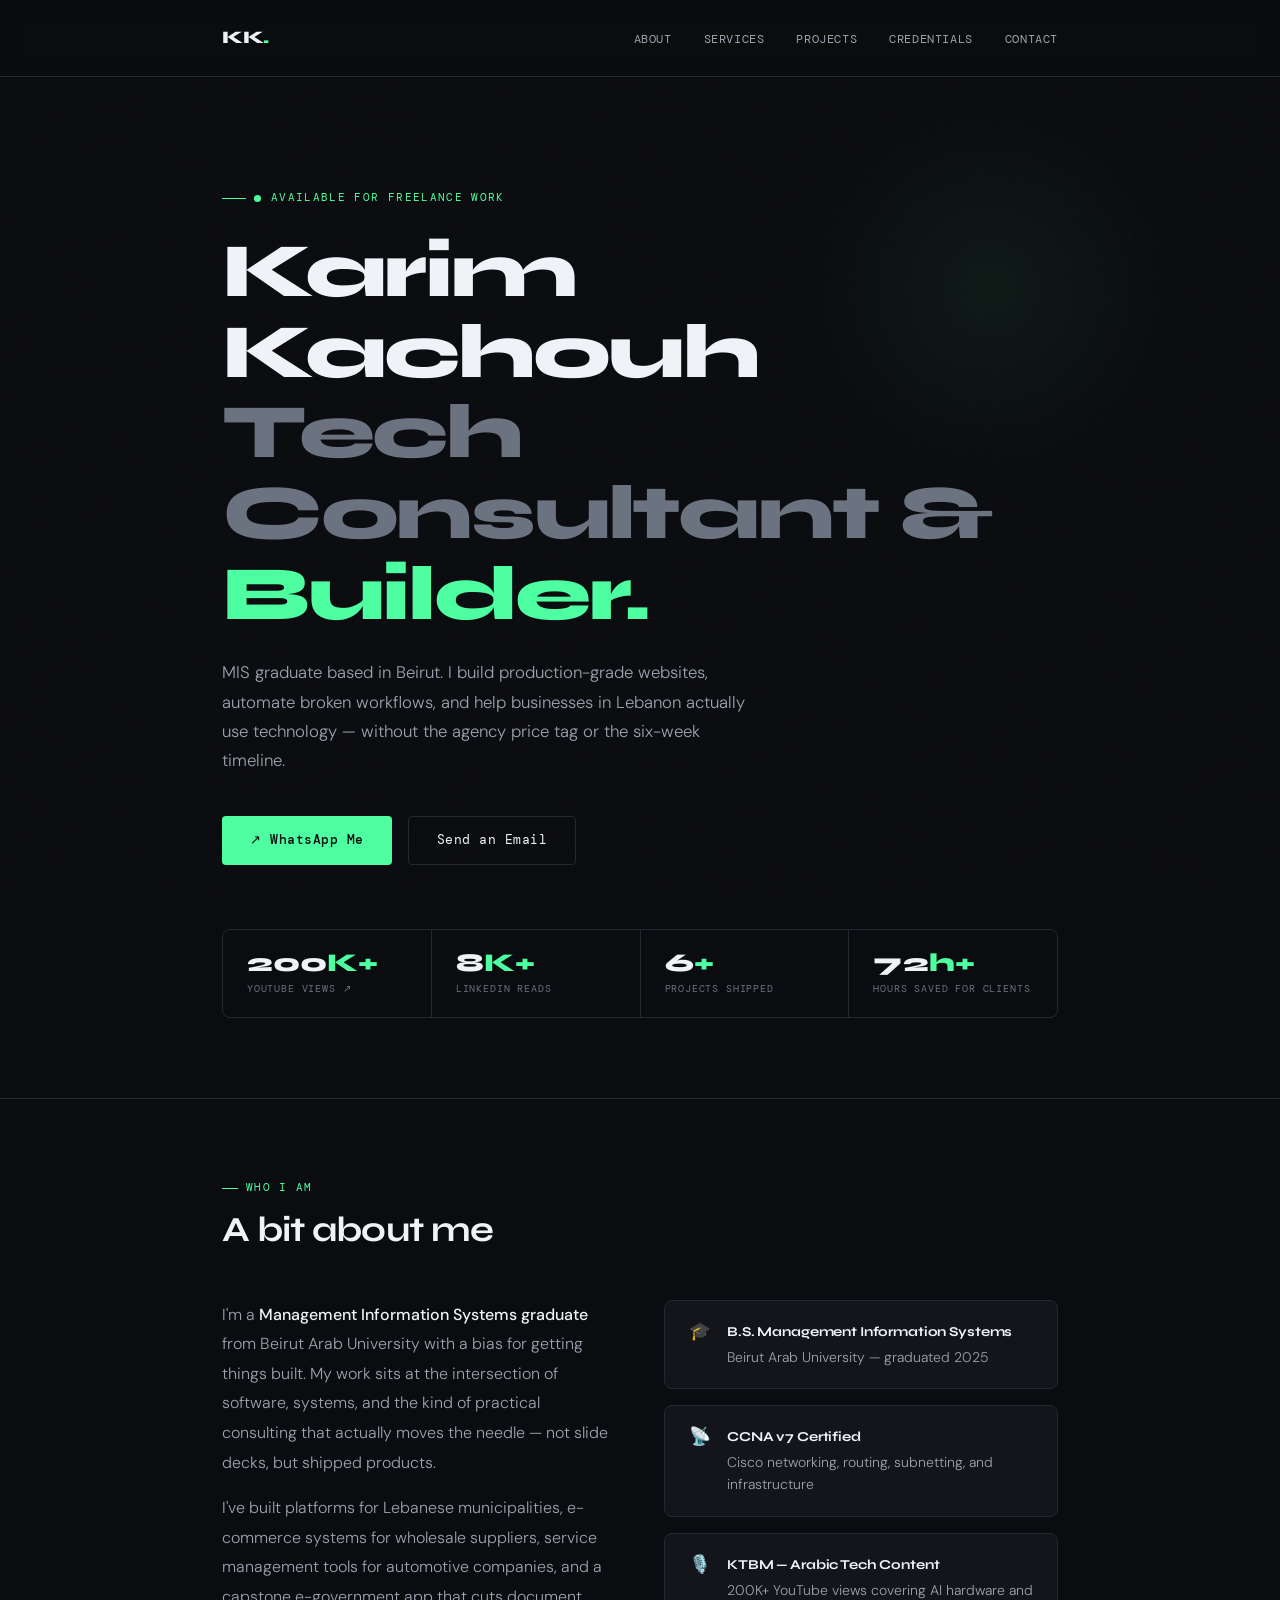
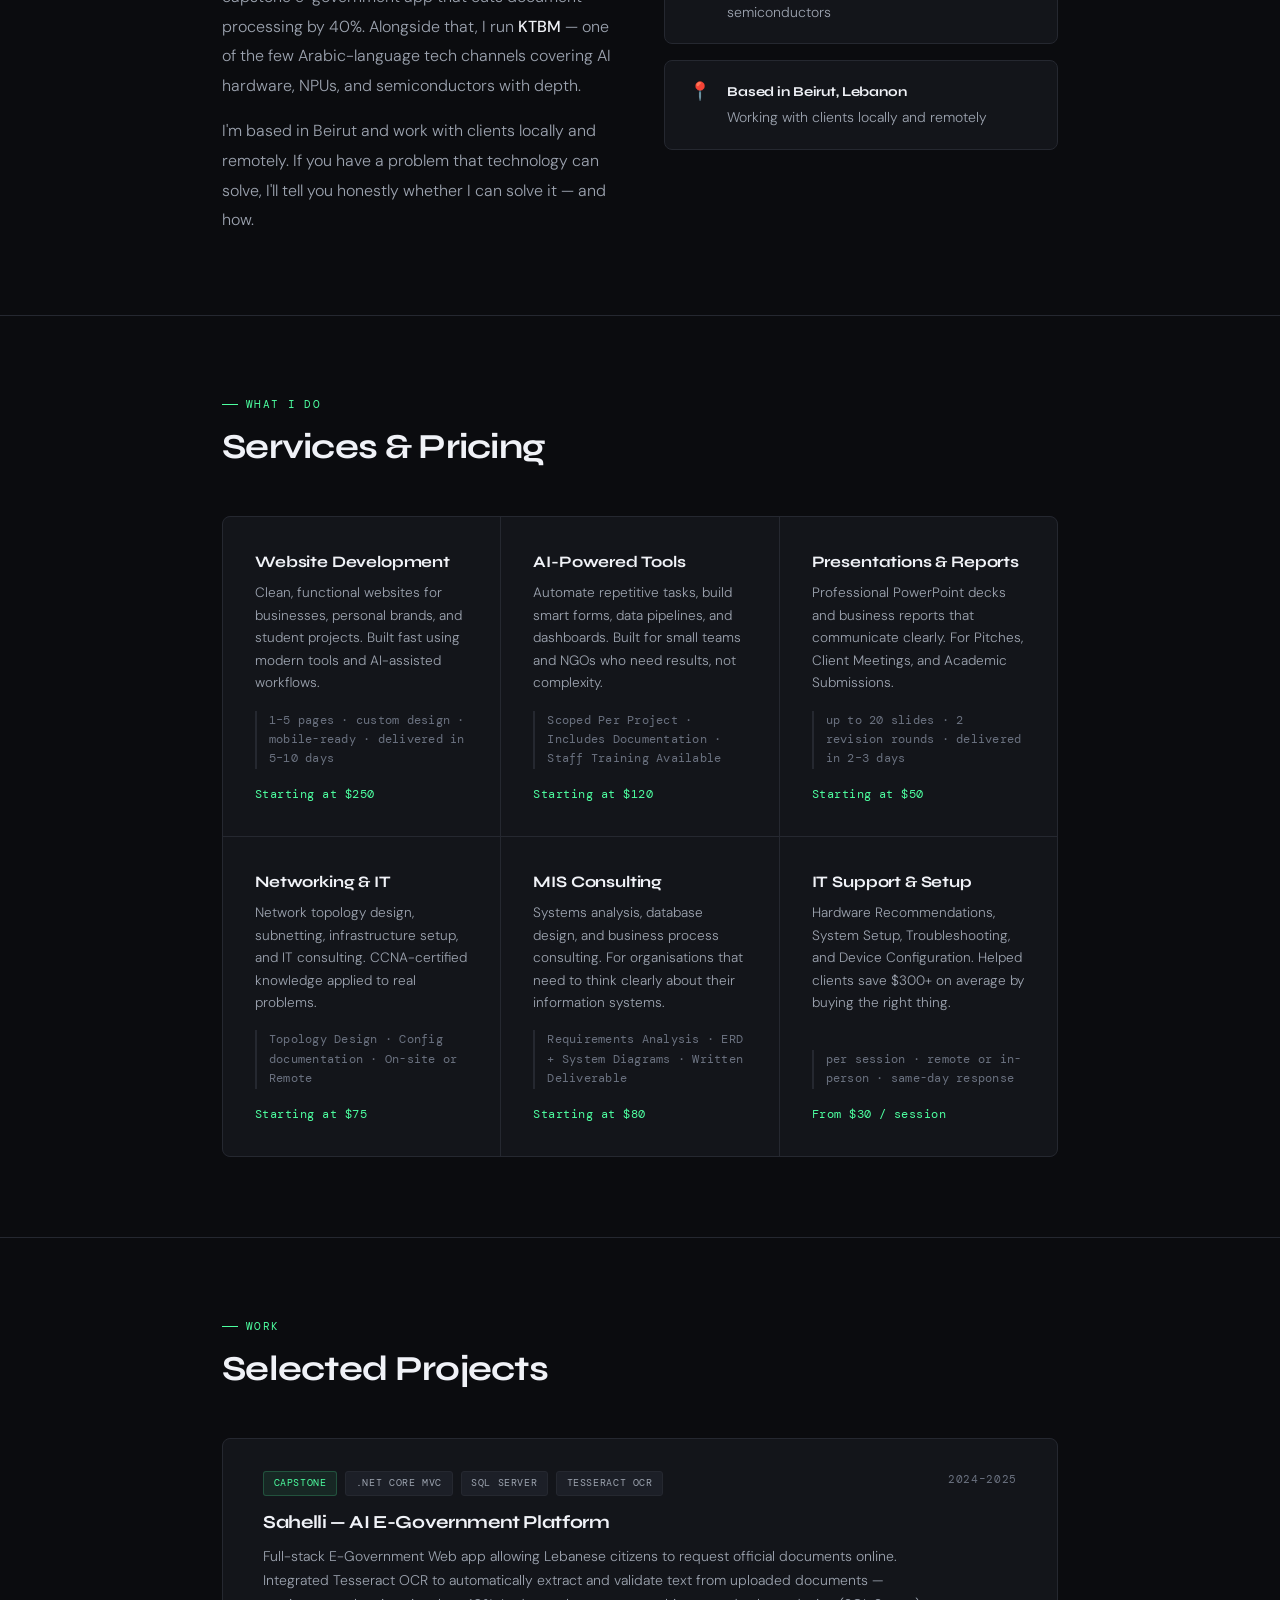
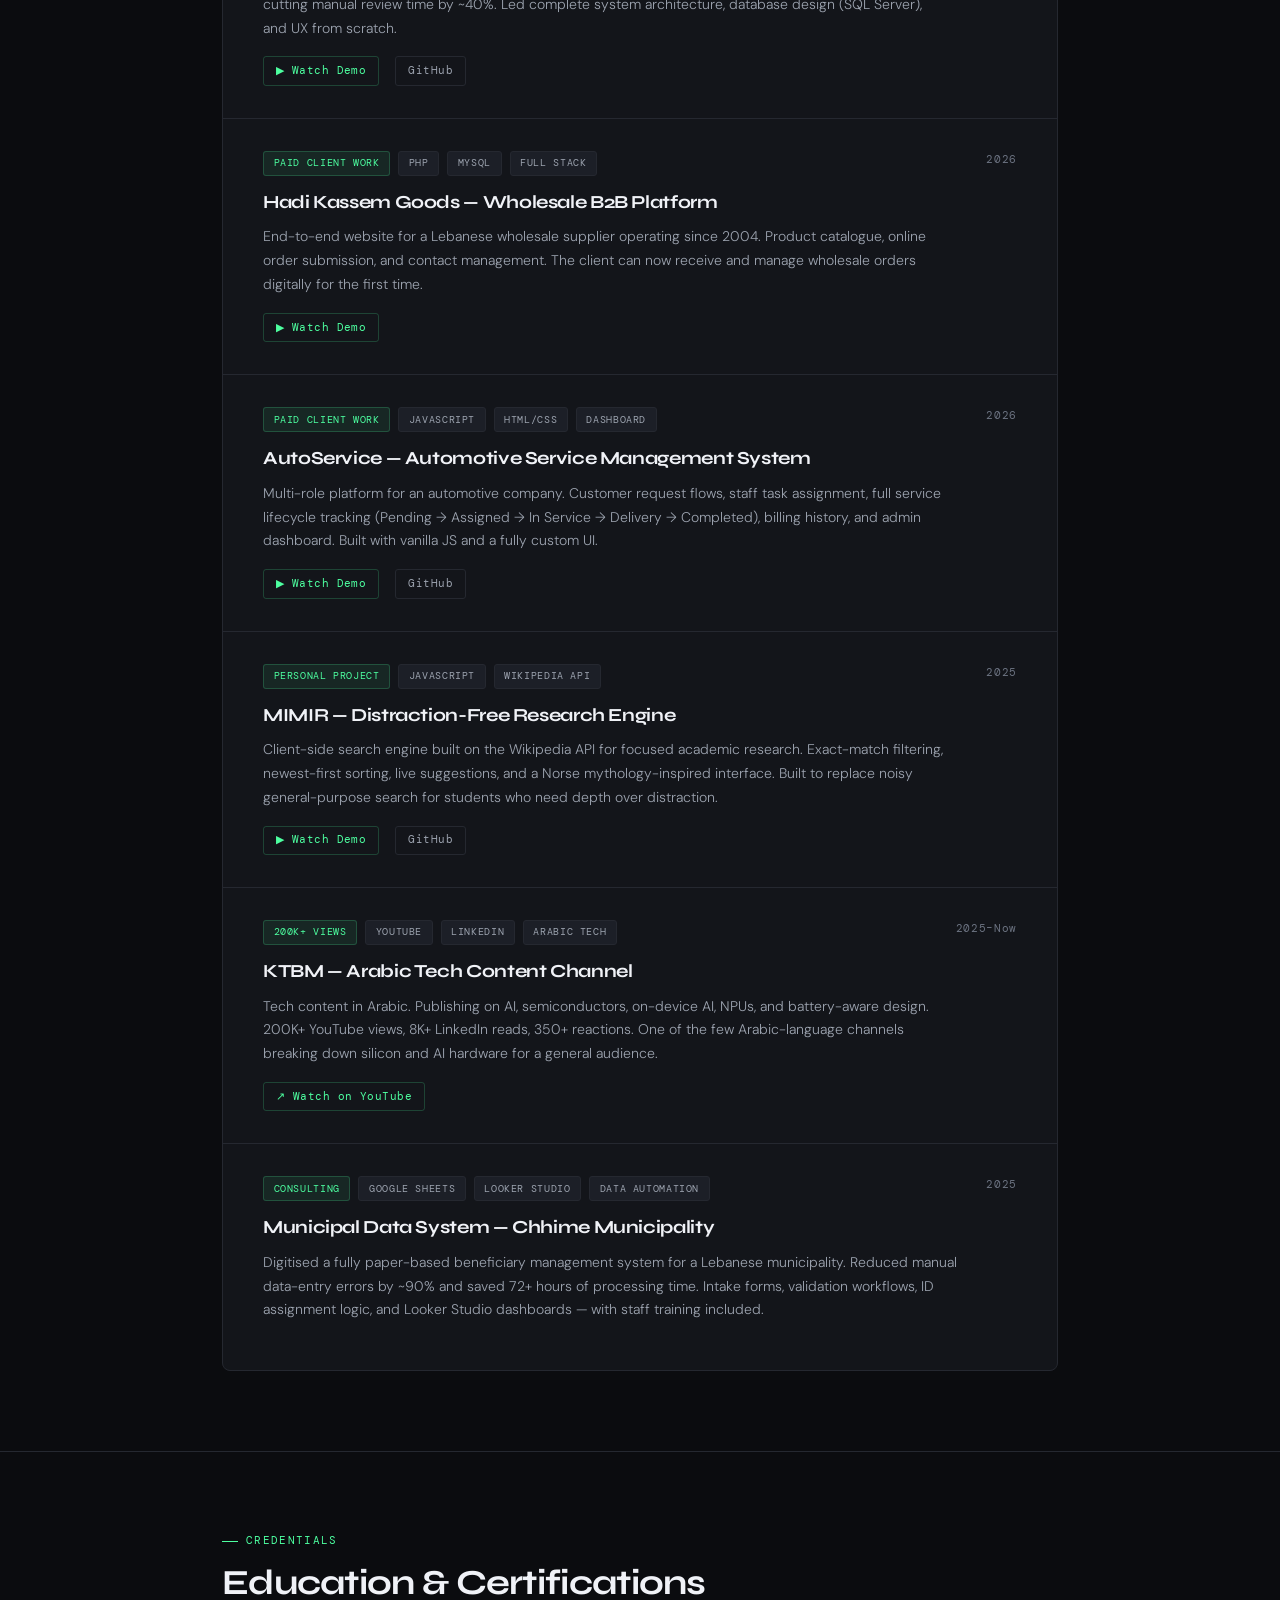
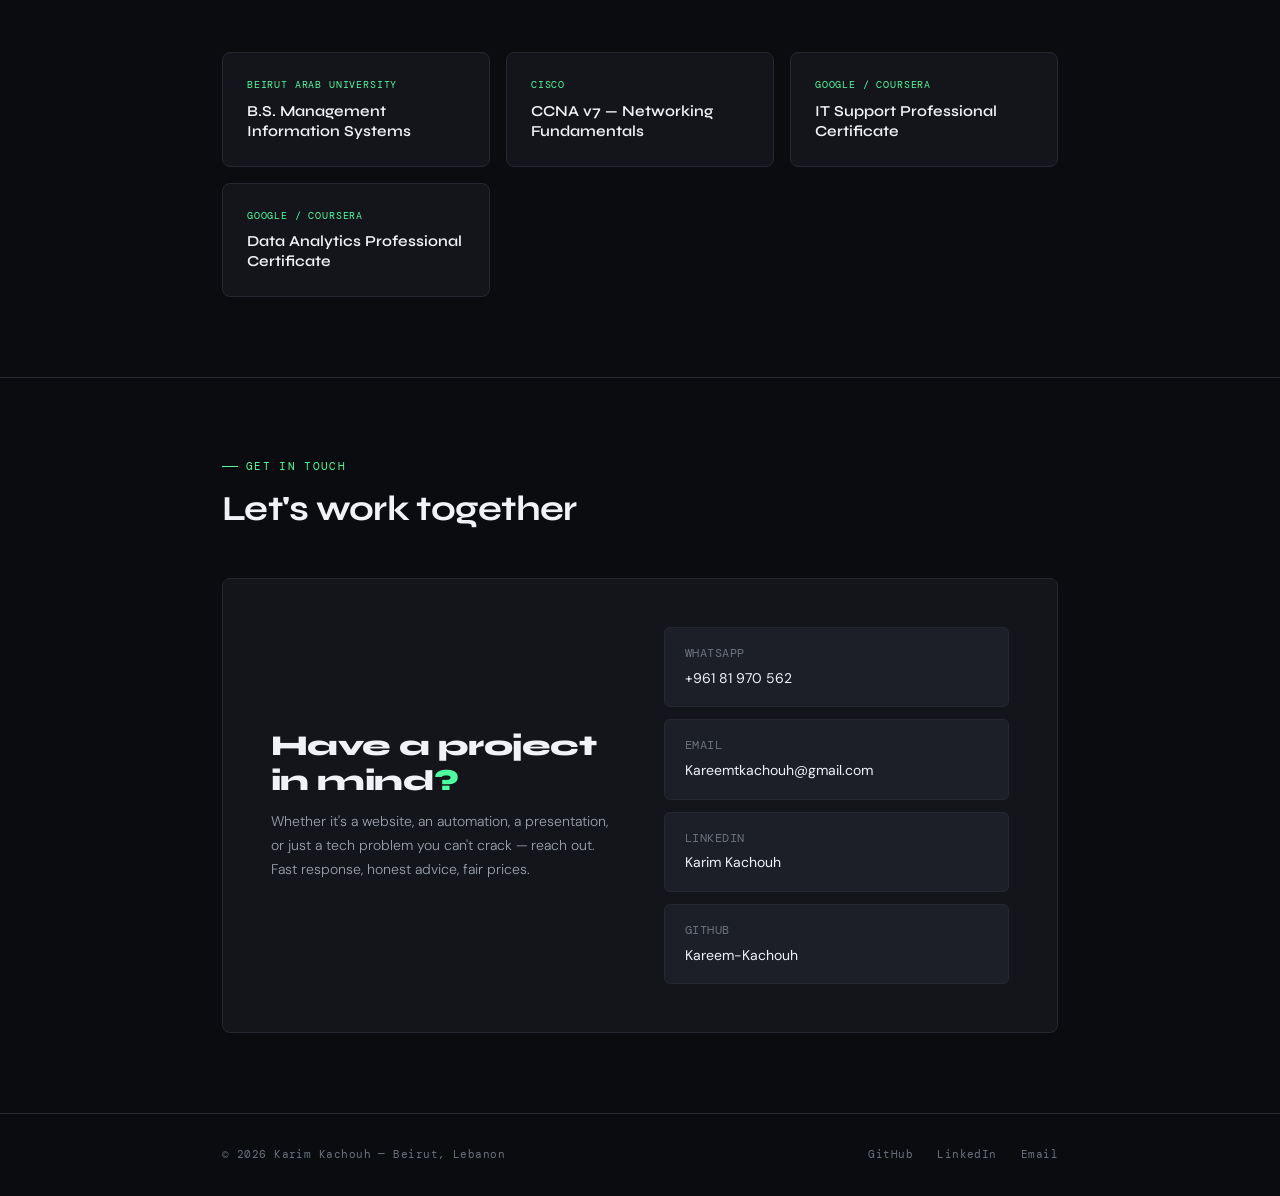
<file: index.html>
<!DOCTYPE html>
<html lang="en">
<head>
<meta charset="UTF-8">
<meta name="viewport" content="width=device-width, initial-scale=1.0">
<title>Karim Kachouh — Tech Consultant & Builder</title>
<link rel="preconnect" href="https://fonts.googleapis.com">
<link href="https://fonts.googleapis.com/css2?family=Syne:wght@400;600;700;800&family=DM+Mono:ital,wght@0,400;0,500;1,400&family=DM+Sans:ital,wght@0,300;0,400;0,500;1,300&display=swap" rel="stylesheet">

<style>
  :root {
    --bg: #0B0C0F;
    --surface: #13151A;
    --surface2: #1C1F27;
    --border: #252830;
    --accent: #4DFFA0;
    --accent2: #4D9FFF;
    --text: #F0F2F7;
    --muted: #6B7280;
    --muted2: #9CA3AF;
  }

  *, *::before, *::after { box-sizing: border-box; margin: 0; padding: 0; }
  html { scroll-behavior: smooth; }

  body {
    background: var(--bg);
    color: var(--text);
    font-family: 'DM Sans', sans-serif;
    font-size: 16px;
    line-height: 1.6;
    overflow-x: hidden;
  }

  body::before {
    content: '';
    position: fixed;
    inset: 0;
    background-image: url("data:image/svg+xml,%3Csvg viewBox='0 0 256 256' xmlns='http://www.w3.org/2000/svg'%3E%3Cfilter id='noise'%3E%3CfeTurbulence type='fractalNoise' baseFrequency='0.9' numOctaves='4' stitchTiles='stitch'/%3E%3C/filter%3E%3Crect width='100%25' height='100%25' filter='url(%23noise)' opacity='0.04'/%3E%3C/svg%3E");
    pointer-events: none;
    z-index: 0;
    opacity: 0.4;
  }

  .container {
    max-width: 900px;
    margin: 0 auto;
    padding: 0 2rem;
    position: relative;
    z-index: 1;
  }

  /* ── NAV ── */
  nav {
    padding: 1.5rem 0;
    border-bottom: 1px solid var(--border);
    position: sticky;
    top: 0;
    background: rgba(11,12,15,0.92);
    backdrop-filter: blur(12px);
    z-index: 100;
  }

  nav .container {
    display: flex;
    justify-content: space-between;
    align-items: center;
  }

  .nav-logo {
    font-family: 'Syne', sans-serif;
    font-weight: 800;
    font-size: 1.1rem;
    color: var(--text);
    text-decoration: none;
    letter-spacing: -0.02em;
  }

  .nav-logo span { color: var(--accent); }

  .nav-links {
    display: flex;
    gap: 2rem;
    list-style: none;
  }

  .nav-links a {
    font-family: 'DM Mono', monospace;
    font-size: 0.75rem;
    color: var(--muted2);
    text-decoration: none;
    letter-spacing: 0.05em;
    text-transform: uppercase;
    transition: color 0.2s;
  }

  .nav-links a:hover { color: var(--accent); }

  /* Hamburger */
  .hamburger {
    display: none;
    flex-direction: column;
    gap: 5px;
    cursor: pointer;
    background: none;
    border: none;
    padding: 4px;
    z-index: 200;
  }

  .hamburger span {
    display: block;
    width: 22px;
    height: 2px;
    background: var(--text);
    border-radius: 2px;
    transition: all 0.3s ease;
    transform-origin: center;
  }

  .hamburger.open span:nth-child(1) { transform: translateY(7px) rotate(45deg); }
  .hamburger.open span:nth-child(2) { opacity: 0; transform: scaleX(0); }
  .hamburger.open span:nth-child(3) { transform: translateY(-7px) rotate(-45deg); }

  .mobile-menu {
    display: none;
    position: fixed;
    top: 0; left: 0; right: 0; bottom: 0;
    background: rgba(11,12,15,0.97);
    backdrop-filter: blur(16px);
    z-index: 150;
    flex-direction: column;
    align-items: center;
    justify-content: center;
    gap: 2.5rem;
  }

  .mobile-menu.open { display: flex; }

  .mobile-menu a {
    font-family: 'Syne', sans-serif;
    font-size: 2rem;
    font-weight: 800;
    color: var(--text);
    text-decoration: none;
    letter-spacing: -0.02em;
    transition: color 0.2s;
  }

  .mobile-menu a:hover { color: var(--accent); }

  /* ── HERO ── */
  .hero {
    padding: 7rem 0 5rem;
    position: relative;
  }

  .hero-tag {
    font-family: 'DM Mono', monospace;
    font-size: 0.7rem;
    color: var(--accent);
    letter-spacing: 0.12em;
    text-transform: uppercase;
    margin-bottom: 1.5rem;
    display: flex;
    align-items: center;
    gap: 0.5rem;
  }

  .hero-tag::before {
    content: '';
    width: 24px;
    height: 1px;
    background: var(--accent);
    display: inline-block;
  }

  .availability-dot {
    width: 7px;
    height: 7px;
    border-radius: 50%;
    background: var(--accent);
    display: inline-block;
    margin-right: 2px;
    animation: pulse-dot 2s ease-in-out infinite;
  }

  @keyframes pulse-dot {
    0%, 100% { opacity: 1; transform: scale(1); }
    50% { opacity: 0.5; transform: scale(0.8); }
  }

  h1 {
    font-family: 'Syne', sans-serif;
    font-size: clamp(2.8rem, 6vw, 5rem);
    font-weight: 800;
    line-height: 1.05;
    letter-spacing: -0.03em;
    margin-bottom: 1.5rem;
  }

  h1 .line2 { color: var(--muted); }
  h1 .highlight { color: var(--accent); }

  .hero-desc {
    font-size: 1.05rem;
    color: var(--muted2);
    max-width: 540px;
    line-height: 1.75;
    margin-bottom: 2.5rem;
    font-weight: 300;
  }

  .hero-cta {
    display: flex;
    gap: 1rem;
    flex-wrap: wrap;
  }

  .btn-primary {
    display: inline-flex;
    align-items: center;
    gap: 0.5rem;
    background: var(--accent);
    color: #0B0C0F;
    font-family: 'DM Mono', monospace;
    font-size: 0.8rem;
    font-weight: 500;
    letter-spacing: 0.04em;
    padding: 0.85rem 1.75rem;
    border-radius: 4px;
    text-decoration: none;
    transition: all 0.2s;
  }

  .btn-primary:hover { background: #33FF8A; transform: translateY(-1px); }

  .btn-secondary {
    display: inline-flex;
    align-items: center;
    gap: 0.5rem;
    background: transparent;
    color: var(--text);
    font-family: 'DM Mono', monospace;
    font-size: 0.8rem;
    letter-spacing: 0.04em;
    padding: 0.85rem 1.75rem;
    border-radius: 4px;
    border: 1px solid var(--border);
    text-decoration: none;
    transition: all 0.2s;
  }

  .btn-secondary:hover { border-color: var(--muted2); transform: translateY(-1px); }

  /* ── STATS ── */
  .stats-bar {
    display: flex;
    gap: 0;
    margin-top: 4rem;
    border: 1px solid var(--border);
    border-radius: 8px;
    overflow: hidden;
  }

  .stat {
    flex: 1;
    padding: 1.25rem 1.5rem;
    border-right: 1px solid var(--border);
  }

  .stat:last-child { border-right: none; }

  .stat-number {
    font-family: 'Syne', sans-serif;
    font-size: 1.6rem;
    font-weight: 800;
    color: var(--text);
    line-height: 1;
    margin-bottom: 0.3rem;
  }

  .stat-number span { color: var(--accent); }

  .stat-label {
    font-family: 'DM Mono', monospace;
    font-size: 0.65rem;
    color: var(--muted);
    text-transform: uppercase;
    letter-spacing: 0.08em;
  }

  /* ── SECTIONS ── */
  section {
    padding: 5rem 0;
    border-top: 1px solid var(--border);
  }

  .section-label {
    font-family: 'DM Mono', monospace;
    font-size: 0.7rem;
    color: var(--accent);
    letter-spacing: 0.12em;
    text-transform: uppercase;
    margin-bottom: 0.75rem;
    display: flex;
    align-items: center;
    gap: 0.5rem;
  }

  .section-label::before {
    content: '';
    width: 16px;
    height: 1px;
    background: var(--accent);
  }

  h2 {
    font-family: 'Syne', sans-serif;
    font-size: clamp(1.6rem, 3vw, 2.2rem);
    font-weight: 700;
    letter-spacing: -0.02em;
    margin-bottom: 3rem;
    line-height: 1.2;
  }

  /* ── ABOUT ── */
  .about-grid {
    display: grid;
    grid-template-columns: 1fr 1fr;
    gap: 3rem;
    align-items: start;
  }

  .about-bio {
    font-size: 1rem;
    color: var(--muted2);
    line-height: 1.85;
    font-weight: 300;
  }

  .about-bio p + p { margin-top: 1rem; }

  .about-bio strong {
    color: var(--text);
    font-weight: 500;
  }

  .about-right {
    display: flex;
    flex-direction: column;
    gap: 1rem;
  }

  .about-fact {
    background: var(--surface);
    border: 1px solid var(--border);
    border-radius: 8px;
    padding: 1.25rem 1.5rem;
    display: flex;
    align-items: flex-start;
    gap: 1rem;
    transition: border-color 0.2s;
  }

  .about-fact:hover { border-color: rgba(77,255,160,0.25); }

  .about-fact-icon {
    font-size: 1.1rem;
    line-height: 1;
    margin-top: 2px;
    flex-shrink: 0;
  }

  .about-fact-text {
    font-size: 0.875rem;
    color: var(--muted2);
    line-height: 1.6;
    font-weight: 300;
  }

  .about-fact-text strong {
    display: block;
    font-family: 'Syne', sans-serif;
    font-size: 0.85rem;
    font-weight: 700;
    color: var(--text);
    margin-bottom: 0.2rem;
    letter-spacing: -0.01em;
  }

  /* ── SERVICES ── */
  .services-grid {
    display: grid;
    grid-template-columns: repeat(auto-fit, minmax(260px, 1fr));
    gap: 1px;
    background: var(--border);
    border: 1px solid var(--border);
    border-radius: 8px;
    overflow: hidden;
  }

  .service-card {
    background: var(--surface);
    padding: 2rem;
    transition: background 0.2s;
    position: relative;
    display: flex;
    flex-direction: column;
  }

  .service-card:hover { background: var(--surface2); }

  .service-icon {
    width: 36px;
    height: 36px;
    border-radius: 6px;
    background: rgba(77,255,160,0.08);
    border: 1px solid rgba(77,255,160,0.15);
    display: flex;
    align-items: center;
    justify-content: center;
    margin-bottom: 1.25rem;
    font-size: 1rem;
  }

  .service-name {
    font-family: 'Syne', sans-serif;
    font-size: 1rem;
    font-weight: 700;
    margin-bottom: 0.5rem;
    letter-spacing: -0.01em;
  }

  .service-desc {
    font-size: 0.85rem;
    color: var(--muted2);
    line-height: 1.65;
    margin-bottom: 1rem;
    font-weight: 300;
    flex: 1;
  }

  .service-scope {
    font-size: 0.78rem;
    color: var(--muted);
    line-height: 1.55;
    margin-bottom: 1rem;
    font-family: 'DM Mono', monospace;
    letter-spacing: 0.02em;
    border-left: 2px solid var(--border);
    padding-left: 0.75rem;
  }

  .service-price {
    font-family: 'DM Mono', monospace;
    font-size: 0.75rem;
    color: var(--accent);
    letter-spacing: 0.04em;
    margin-top: auto;
  }

  /* ── PROJECTS ── */
  .projects-list {
    display: flex;
    flex-direction: column;
    gap: 1px;
    background: var(--border);
    border: 1px solid var(--border);
    border-radius: 8px;
    overflow: hidden;
  }

  .project-card {
    background: var(--surface);
    padding: 2rem 2.5rem;
    display: grid;
    grid-template-columns: 1fr auto;
    gap: 1.5rem;
    align-items: start;
    transition: background 0.2s;
  }

  .project-card:hover { background: var(--surface2); }

  .project-tag-row {
    display: flex;
    gap: 0.5rem;
    flex-wrap: wrap;
    margin-bottom: 0.75rem;
  }

  .tag {
    font-family: 'DM Mono', monospace;
    font-size: 0.65rem;
    letter-spacing: 0.06em;
    text-transform: uppercase;
    padding: 0.2rem 0.6rem;
    border-radius: 3px;
    background: var(--surface2);
    color: var(--muted2);
    border: 1px solid var(--border);
  }

  .tag.featured {
    background: rgba(77,255,160,0.08);
    color: var(--accent);
    border-color: rgba(77,255,160,0.2);
  }

  .project-name {
    font-family: 'Syne', sans-serif;
    font-size: 1.15rem;
    font-weight: 700;
    letter-spacing: -0.02em;
    margin-bottom: 0.5rem;
  }

  .project-desc {
    font-size: 0.875rem;
    color: var(--muted2);
    line-height: 1.7;
    font-weight: 300;
    margin-bottom: 1rem;
  }

  .project-links {
    display: flex;
    gap: 1rem;
    flex-wrap: wrap;
  }

  .project-link {
    font-family: 'DM Mono', monospace;
    font-size: 0.7rem;
    color: var(--accent);
    text-decoration: none;
    letter-spacing: 0.04em;
    border: 1px solid rgba(77,255,160,0.2);
    padding: 0.3rem 0.75rem;
    border-radius: 3px;
    transition: all 0.2s;
  }

  .project-link:hover {
    background: rgba(77,255,160,0.08);
    border-color: rgba(77,255,160,0.4);
  }

  .project-link.secondary {
    color: var(--muted2);
    border-color: var(--border);
  }

  .project-link.secondary:hover {
    color: var(--text);
    border-color: var(--muted);
  }

  .project-meta {
    text-align: right;
    flex-shrink: 0;
  }

  .project-year {
    font-family: 'DM Mono', monospace;
    font-size: 0.7rem;
    color: var(--muted);
    letter-spacing: 0.06em;
  }

  /* ── CREDENTIALS ── */
  .creds-grid {
    display: grid;
    grid-template-columns: repeat(auto-fit, minmax(220px, 1fr));
    gap: 1rem;
  }

  .cred-card {
    background: var(--surface);
    border: 1px solid var(--border);
    border-radius: 8px;
    padding: 1.5rem;
    transition: border-color 0.2s;
  }

  .cred-card:hover { border-color: rgba(77,255,160,0.3); }

  .cred-issuer {
    font-family: 'DM Mono', monospace;
    font-size: 0.65rem;
    color: var(--accent);
    letter-spacing: 0.08em;
    text-transform: uppercase;
    margin-bottom: 0.5rem;
  }

  .cred-name {
    font-family: 'Syne', sans-serif;
    font-size: 0.95rem;
    font-weight: 600;
    line-height: 1.3;
  }

  /* ── CONTACT ── */
  .contact-block {
    background: var(--surface);
    border: 1px solid var(--border);
    border-radius: 8px;
    padding: 3rem;
    display: grid;
    grid-template-columns: 1fr 1fr;
    gap: 3rem;
    align-items: center;
  }

  .contact-heading {
    font-family: 'Syne', sans-serif;
    font-size: 1.8rem;
    font-weight: 800;
    letter-spacing: -0.02em;
    line-height: 1.2;
    margin-bottom: 0.75rem;
  }

  .contact-heading span { color: var(--accent); }

  .contact-sub {
    font-size: 0.875rem;
    color: var(--muted2);
    line-height: 1.7;
    font-weight: 300;
  }

  .contact-links {
    display: flex;
    flex-direction: column;
    gap: 0.75rem;
  }

  .contact-link {
    display: flex;
    align-items: center;
    gap: 1rem;
    padding: 1rem 1.25rem;
    background: var(--surface2);
    border: 1px solid var(--border);
    border-radius: 6px;
    text-decoration: none;
    color: var(--text);
    transition: all 0.2s;
  }

  .contact-link:hover {
    border-color: rgba(77,255,160,0.3);
    transform: translateX(4px);
  }

  .contact-link-label {
    font-family: 'DM Mono', monospace;
    font-size: 0.75rem;
    color: var(--muted);
    letter-spacing: 0.04em;
    text-transform: uppercase;
    display: block;
    margin-bottom: 0.1rem;
  }

  .contact-link-value { font-size: 0.875rem; color: var(--text); }

  /* ── FOOTER ── */
  footer {
    padding: 2rem 0;
    border-top: 1px solid var(--border);
  }

  footer .container {
    display: flex;
    justify-content: space-between;
    align-items: center;
  }

  .footer-copy {
    font-family: 'DM Mono', monospace;
    font-size: 0.7rem;
    color: var(--muted);
    letter-spacing: 0.04em;
  }

  .footer-links { display: flex; gap: 1.5rem; }

  .footer-links a {
    font-family: 'DM Mono', monospace;
    font-size: 0.7rem;
    color: var(--muted);
    text-decoration: none;
    letter-spacing: 0.04em;
    transition: color 0.2s;
  }

  .footer-links a:hover { color: var(--accent); }

  /* ── GLOW ── */
  .glow-dot {
    position: absolute;
    width: 400px;
    height: 400px;
    border-radius: 50%;
    background: radial-gradient(circle, rgba(77,255,160,0.06) 0%, transparent 70%);
    top: -100px;
    right: -100px;
    pointer-events: none;
  }

  /* ── ANIMATIONS ── */
  @keyframes fadeUp {
    from { opacity: 0; transform: translateY(20px); }
    to { opacity: 1; transform: translateY(0); }
  }

  .hero > .container > * {
    animation: fadeUp 0.6s ease forwards;
    opacity: 0;
  }

  .hero > .container > *:nth-child(1) { animation-delay: 0.1s; }
  .hero > .container > *:nth-child(2) { animation-delay: 0.2s; }
  .hero > .container > *:nth-child(3) { animation-delay: 0.3s; }
  .hero > .container > *:nth-child(4) { animation-delay: 0.4s; }
  .hero > .container > *:nth-child(5) { animation-delay: 0.5s; }

  /* ── RESPONSIVE ── */
  @media (max-width: 640px) {
    .stats-bar { flex-wrap: wrap; }
    .stat { border-right: none; border-bottom: 1px solid var(--border); min-width: 50%; }
    .contact-block { grid-template-columns: 1fr; padding: 2rem; }
    .project-card { grid-template-columns: 1fr; }
    .project-meta { text-align: left; }
    .about-grid { grid-template-columns: 1fr; gap: 2rem; }
    nav .nav-links { display: none; }
    .hamburger { display: flex; }
    h1 { font-size: clamp(2.2rem, 10vw, 2.8rem); }
    .hero { padding: 5rem 0 3rem; }
    section { padding: 3.5rem 0; }
  }
</style>
</head>
<body>

<!-- NAV -->
<nav>
  <div class="container">
    <a href="#" class="nav-logo">KK<span>.</span></a>
    <ul class="nav-links">
      <li><a href="#about">About</a></li>
      <li><a href="#services">Services</a></li>
      <li><a href="#projects">Projects</a></li>
      <li><a href="#credentials">Credentials</a></li>
      <li><a href="#contact">Contact</a></li>
    </ul>
    <button class="hamburger" id="hamburger" aria-label="Open menu">
      <span></span><span></span><span></span>
    </button>
  </div>
</nav>

<!-- MOBILE MENU -->
<div class="mobile-menu" id="mobileMenu">
  <a href="#about" onclick="closeMenu()">About</a>
  <a href="#services" onclick="closeMenu()">Services</a>
  <a href="#projects" onclick="closeMenu()">Projects</a>
  <a href="#credentials" onclick="closeMenu()">Credentials</a>
  <a href="#contact" onclick="closeMenu()">Contact</a>
</div>

<!-- HERO -->
<div class="hero">
  <div class="container" style="position:relative">
    <div class="glow-dot"></div>
    <div class="hero-tag"><span class="availability-dot"></span> Available for freelance work</div>
    <h1>
      Karim Kachouh<br>
      <span class="line2">Tech Consultant &</span><br>
      <span class="highlight">Builder.</span>
    </h1>
    <p class="hero-desc">
      MIS graduate based in Beirut. I build production-grade websites, automate broken workflows, and help businesses in Lebanon actually use technology — without the agency price tag or the six-week timeline.
    </p>
    <div class="hero-cta">
      <a href="https://wa.me/96181970562" class="btn-primary" target="_blank">↗ WhatsApp Me</a>
      <a href="mailto:Kareemtkachouh@gmail.com" class="btn-secondary">Send an Email</a>
    </div>
    <div class="stats-bar">
      <div class="stat" style="cursor:pointer" onclick="window.open('https://www.youtube.com/@K-TBM','_blank')">
        <div class="stat-number">200<span>K+</span></div>
        <div class="stat-label">YouTube Views ↗</div>
      </div>
      <div class="stat">
        <div class="stat-number">8<span>K+</span></div>
        <div class="stat-label">LinkedIn Reads</div>
      </div>
      <div class="stat">
        <div class="stat-number">6<span>+</span></div>
        <div class="stat-label">Projects Shipped</div>
      </div>
      <div class="stat">
        <div class="stat-number">72<span>h+</span></div>
        <div class="stat-label">Hours Saved for Clients</div>
      </div>
    </div>
  </div>
</div>

<!-- ABOUT -->
<section id="about">
  <div class="container">
    <div class="section-label">Who I am</div>
    <h2>A bit about me</h2>
    <div class="about-grid">
      <div class="about-bio">
        <!-- ✏️ REPLACE THIS COPY WITH YOUR OWN WORDS — make it personal, first-person, specific to you -->
        <p>
          I'm a <strong>Management Information Systems graduate</strong> from Beirut Arab University with a bias for getting things built. My work sits at the intersection of software, systems, and the kind of practical consulting that actually moves the needle — not slide decks, but shipped products.
        </p>
        <p>
          I've built platforms for Lebanese municipalities, e-commerce systems for wholesale suppliers, service management tools for automotive companies, and a capstone e-government app that cuts document processing by 40%. Alongside that, I run <strong>KTBM</strong> — one of the few Arabic-language tech channels covering AI hardware, NPUs, and semiconductors with depth.
        </p>
        <p>
          <!-- ✏️ ADD SOMETHING PERSONAL HERE — a hobby, a belief, a motivation. This is the line that makes someone remember you. -->
          I'm based in Beirut and work with clients locally and remotely. If you have a problem that technology can solve, I'll tell you honestly whether I can solve it — and how.
        </p>
      </div>
      <div class="about-right">
        <div class="about-fact">
          <div class="about-fact-icon">🎓</div>
          <div class="about-fact-text">
            <strong>B.S. Management Information Systems</strong>
            Beirut Arab University — graduated 2025
          </div>
        </div>
        <div class="about-fact">
          <div class="about-fact-icon">📡</div>
          <div class="about-fact-text">
            <strong>CCNA v7 Certified</strong>
            Cisco networking, routing, subnetting, and infrastructure
          </div>
        </div>
        <div class="about-fact">
          <div class="about-fact-icon">🎙️</div>
          <div class="about-fact-text">
            <strong>KTBM — Arabic Tech Content</strong>
            200K+ YouTube views covering AI hardware and semiconductors
          </div>
        </div>
        <div class="about-fact">
          <div class="about-fact-icon">📍</div>
          <div class="about-fact-text">
            <strong>Based in Beirut, Lebanon</strong>
            Working with clients locally and remotely
          </div>
        </div>
      </div>
    </div>
  </div>
</section>

<!-- SERVICES -->
<section id="services">
  <div class="container">
    <div class="section-label">What I do</div>
    <h2>Services & Pricing</h2>
    <div class="services-grid">

      <div class="service-card">
        <div class="service-name"><b>Website Development</b></div>
        <div class="service-desc">Clean, functional websites for businesses, personal brands, and student projects. Built fast using modern tools and AI-assisted workflows.</div>
        <div class="service-scope">1–5 pages · custom design · mobile-ready · delivered in 5–10 days</div>
        <div class="service-price">Starting at $250</div>
      </div>

      <div class="service-card">
        <div class="service-name"><b>AI-Powered Tools</b></div>
        <div class="service-desc">Automate repetitive tasks, build smart forms, data pipelines, and dashboards. Built for small teams and NGOs who need results, not complexity.</div>
        <div class="service-scope">Scoped Per Project · Includes Documentation · Staff Training Available</div>
        <div class="service-price">Starting at $120</div>
      </div>

      <div class="service-card">
        <div class="service-name"><b>Presentations & Reports</b></div>
        <div class="service-desc">Professional PowerPoint decks and business reports that communicate clearly. For Pitches, Client Meetings, and Academic Submissions.</div>
        <div class="service-scope">up to 20 slides · 2 revision rounds · delivered in 2–3 days</div>
        <div class="service-price">Starting at $50</div>
      </div>

      <div class="service-card">
        <div class="service-name"><b>Networking & IT</b></div>
        <div class="service-desc">Network topology design, subnetting, infrastructure setup, and IT consulting. CCNA-certified knowledge applied to real problems.</div>
        <div class="service-scope">Topology Design · Config documentation · On-site or Remote</div>
        <div class="service-price">Starting at $75</div>
      </div>

      <div class="service-card">
        <div class="service-name"><b>MIS Consulting</b></div>
        <div class="service-desc">Systems analysis, database design, and business process consulting. For organisations that need to think clearly about their information systems.</div>
        <div class="service-scope">Requirements Analysis · ERD + System Diagrams · Written Deliverable</div>
        <div class="service-price">Starting at $80</div>
      </div>

      <div class="service-card">
        <div class="service-name"><b>IT Support & Setup</b></div>
        <div class="service-desc">Hardware Recommendations, System Setup, Troubleshooting, and Device Configuration. Helped clients save $300+ on average by buying the right thing.</div>
        <div class="service-scope">per session · remote or in-person · same-day response</div>
        <div class="service-price">From $30 / session</div>
      </div>

    </div>
  </div>
</section>

<!-- PROJECTS -->
<section id="projects">
  <div class="container">
    <div class="section-label">Work</div>
    <h2>Selected Projects</h2>
    <div class="projects-list">

      <div class="project-card">
        <div>
          <div class="project-tag-row">
            <span class="tag featured">Capstone</span>
            <span class="tag">.NET Core MVC</span>
            <span class="tag">SQL Server</span>
            <span class="tag">Tesseract OCR</span>
          </div>
          <div class="project-name">Sahelli — AI E-Government Platform</div>
          <div class="project-desc">Full-stack E-Government Web app allowing Lebanese citizens to request official documents online. Integrated Tesseract OCR to automatically extract and validate text from uploaded documents — cutting manual review time by ~40%. Led complete system architecture, database design (SQL Server), and UX from scratch.</div>
          <div class="project-links">
            <a href="https://youtu.be/hbAavx_fcUQ" class="project-link" target="_blank">▶ Watch Demo</a>
            <a href="[GITHUB_LINK]" class="project-link secondary" target="_blank">GitHub</a>
          </div>
        </div>
        <div class="project-meta">
          <div class="project-year">2024–2025</div>
        </div>
      </div>

      <div class="project-card">
        <div>
          <div class="project-tag-row">
            <span class="tag featured">Paid Client Work</span>
            <span class="tag">PHP</span>
            <span class="tag">MySQL</span>
            <span class="tag">Full Stack</span>
          </div>
          <div class="project-name">Hadi Kassem Goods — Wholesale B2B Platform</div>
          <div class="project-desc">End-to-end website for a Lebanese wholesale supplier operating since 2004. Product catalogue, online order submission, and contact management. The client can now receive and manage wholesale orders digitally for the first time.</div>
          <div class="project-links">
            <a href="[https://youtu.be/--DwTgLCA6s" class="project-link" target="_blank">▶ Watch Demo</a>
          </div>
        </div>
        <div class="project-meta">
          <div class="project-year">2026</div>
        </div>
      </div>

      <div class="project-card">
        <div>
          <div class="project-tag-row">
            <span class="tag featured">Paid Client Work</span>
            <span class="tag">JavaScript</span>
            <span class="tag">HTML/CSS</span>
            <span class="tag">Dashboard</span>
          </div>
          <div class="project-name">AutoService — Automotive Service Management System</div>
          <div class="project-desc">Multi-role platform for an automotive company. Customer request flows, staff task assignment, full service lifecycle tracking (Pending → Assigned → In Service → Delivery → Completed), billing history, and admin dashboard. Built with vanilla JS and a fully custom UI.</div>
          <div class="project-links">
            <a href="https://youtu.be/9ZpyQvA841g" class="project-link" target="_blank">▶ Watch Demo</a>
            <a href="[GITHUB_LINK]" class="project-link secondary" target="_blank">GitHub</a>
          </div>
        </div>
        <div class="project-meta">
          <div class="project-year">2026</div>
        </div>
      </div>

      <div class="project-card">
        <div>
          <div class="project-tag-row">
            <span class="tag featured">Personal Project</span>
            <span class="tag">JavaScript</span>
            <span class="tag">Wikipedia API</span>
          </div>
          <div class="project-name">MIMIR — Distraction-Free Research Engine</div>
          <div class="project-desc">Client-side search engine built on the Wikipedia API for focused academic research. Exact-match filtering, newest-first sorting, live suggestions, and a Norse mythology-inspired interface. Built to replace noisy general-purpose search for students who need depth over distraction.</div>
          <div class="project-links">
            <a href="[YOUTUBE_UNLISTED_LINK]" class="project-link" target="_blank">▶ Watch Demo</a>
            <a href="[GITHUB_LINK]" class="project-link secondary" target="_blank">GitHub</a>
          </div>
        </div>
        <div class="project-meta">
          <div class="project-year">2025</div>
        </div>
      </div>

      <div class="project-card">
        <div>
          <div class="project-tag-row">
            <span class="tag featured">200K+ Views</span>
            <span class="tag">YouTube</span>
            <span class="tag">LinkedIn</span>
            <span class="tag">Arabic Tech</span>
          </div>
          <div class="project-name">KTBM — Arabic Tech Content Channel</div>
          <div class="project-desc">Tech content in Arabic. Publishing on AI, semiconductors, on-device AI, NPUs, and battery-aware design. 200K+ YouTube views, 8K+ LinkedIn reads, 350+ reactions. One of the few Arabic-language channels breaking down silicon and AI hardware for a general audience.</div>
          <div class="project-links">
            <a href="https://www.youtube.com/@K-TBM" class="project-link" target="_blank">↗ Watch on YouTube</a>
          </div>
        </div>
        <div class="project-meta">
          <div class="project-year">2025–Now</div>
        </div>
      </div>

      <div class="project-card">
        <div>
          <div class="project-tag-row">
            <span class="tag featured">Consulting</span>
            <span class="tag">Google Sheets</span>
            <span class="tag">Looker Studio</span>
            <span class="tag">Data Automation</span>
          </div>
          <div class="project-name">Municipal Data System — Chhime Municipality</div>
          <div class="project-desc"> Digitised a fully paper-based beneficiary management system for a Lebanese municipality. Reduced manual data-entry errors by ~90% and saved 72+ hours of processing time. Intake forms, validation workflows, ID assignment logic, and Looker Studio dashboards — with staff training included.</div>
          <div class="project-links">
              <!--href-->
          </div>
        </div>
        <div class="project-meta">
          <div class="project-year">2025</div>
        </div>
      </div>

    </div>
  </div>
</section>

<!-- CREDENTIALS -->
<section id="credentials">
  <div class="container">
    <div class="section-label">Credentials</div>
    <h2>Education & Certifications</h2>
    <div class="creds-grid">
      <div class="cred-card">
        <div class="cred-issuer">Beirut Arab University</div>
        <div class="cred-name">B.S. Management Information Systems</div>
      </div>
      <div class="cred-card">
        <div class="cred-issuer">Cisco</div>
        <div class="cred-name">CCNA v7 — Networking Fundamentals</div>
      </div>
      <div class="cred-card">
        <div class="cred-issuer">Google / Coursera</div>
        <div class="cred-name">IT Support Professional Certificate</div>
      </div>
      <div class="cred-card">
        <div class="cred-issuer">Google / Coursera</div>
        <div class="cred-name">Data Analytics Professional Certificate</div>
      </div>
    </div>
  </div>
</section>

<!-- CONTACT -->
<section id="contact">
  <div class="container">
    <div class="section-label">Get in touch</div>
    <h2>Let's work together</h2>
    <div class="contact-block">
      <div>
        <div class="contact-heading">Have a project<br>in mind<span>?</span></div>
        <p class="contact-sub">Whether it's a website, an automation, a presentation, or just a tech problem you can't crack — reach out. Fast response, honest advice, fair prices.</p>
      </div>
      <div class="contact-links">
        <a href="https://wa.me/96181970562" class="contact-link" target="_blank">
          <div>
            <span class="contact-link-label">WhatsApp</span>
            <span class="contact-link-value">+961 81 970 562</span>
          </div>
        </a>
        <a href="mailto:Kareemtkachouh@gmail.com" class="contact-link">
          <div>
            <span class="contact-link-label">Email</span>
            <span class="contact-link-value">Kareemtkachouh@gmail.com</span>
          </div>
        </a>
        <a href="https://www.linkedin.com/in/karim-kachouh-17b1211aa" class="contact-link" target="_blank">
          <div>
            <span class="contact-link-label">LinkedIn</span>
            <span class="contact-link-value">Karim Kachouh</span>
          </div>
        </a>
        <a href="https://github.com/Kareem-Kachouh" class="contact-link" target="_blank">
          <div>
            <span class="contact-link-label">GitHub</span>
            <span class="contact-link-value">Kareem-Kachouh</span>
          </div>
        </a>
      </div>
    </div>
  </div>
</section>

<footer>
  <div class="container">
    <span class="footer-copy">© 2026 Karim Kachouh — Beirut, Lebanon</span>
    <div class="footer-links">
      <a href="https://github.com/Kareem-Kachouh" target="_blank">GitHub</a>
      <a href="https://www.linkedin.com/in/karim-kachouh-17b1211aa" target="_blank">LinkedIn</a>
      <a href="mailto:Kareemtkachouh@gmail.com">Email</a>
    </div>
  </div>
</footer>

<script>
  const hamburger = document.getElementById('hamburger');
  const mobileMenu = document.getElementById('mobileMenu');

  hamburger.addEventListener('click', () => {
    hamburger.classList.toggle('open');
    mobileMenu.classList.toggle('open');
    document.body.style.overflow = mobileMenu.classList.contains('open') ? 'hidden' : '';
  });

  function closeMenu() {
    hamburger.classList.remove('open');
    mobileMenu.classList.remove('open');
    document.body.style.overflow = '';
  }

  // Close on escape key
  document.addEventListener('keydown', (e) => {
    if (e.key === 'Escape') closeMenu();
  });
</script>

</body>
</html>
</file>
